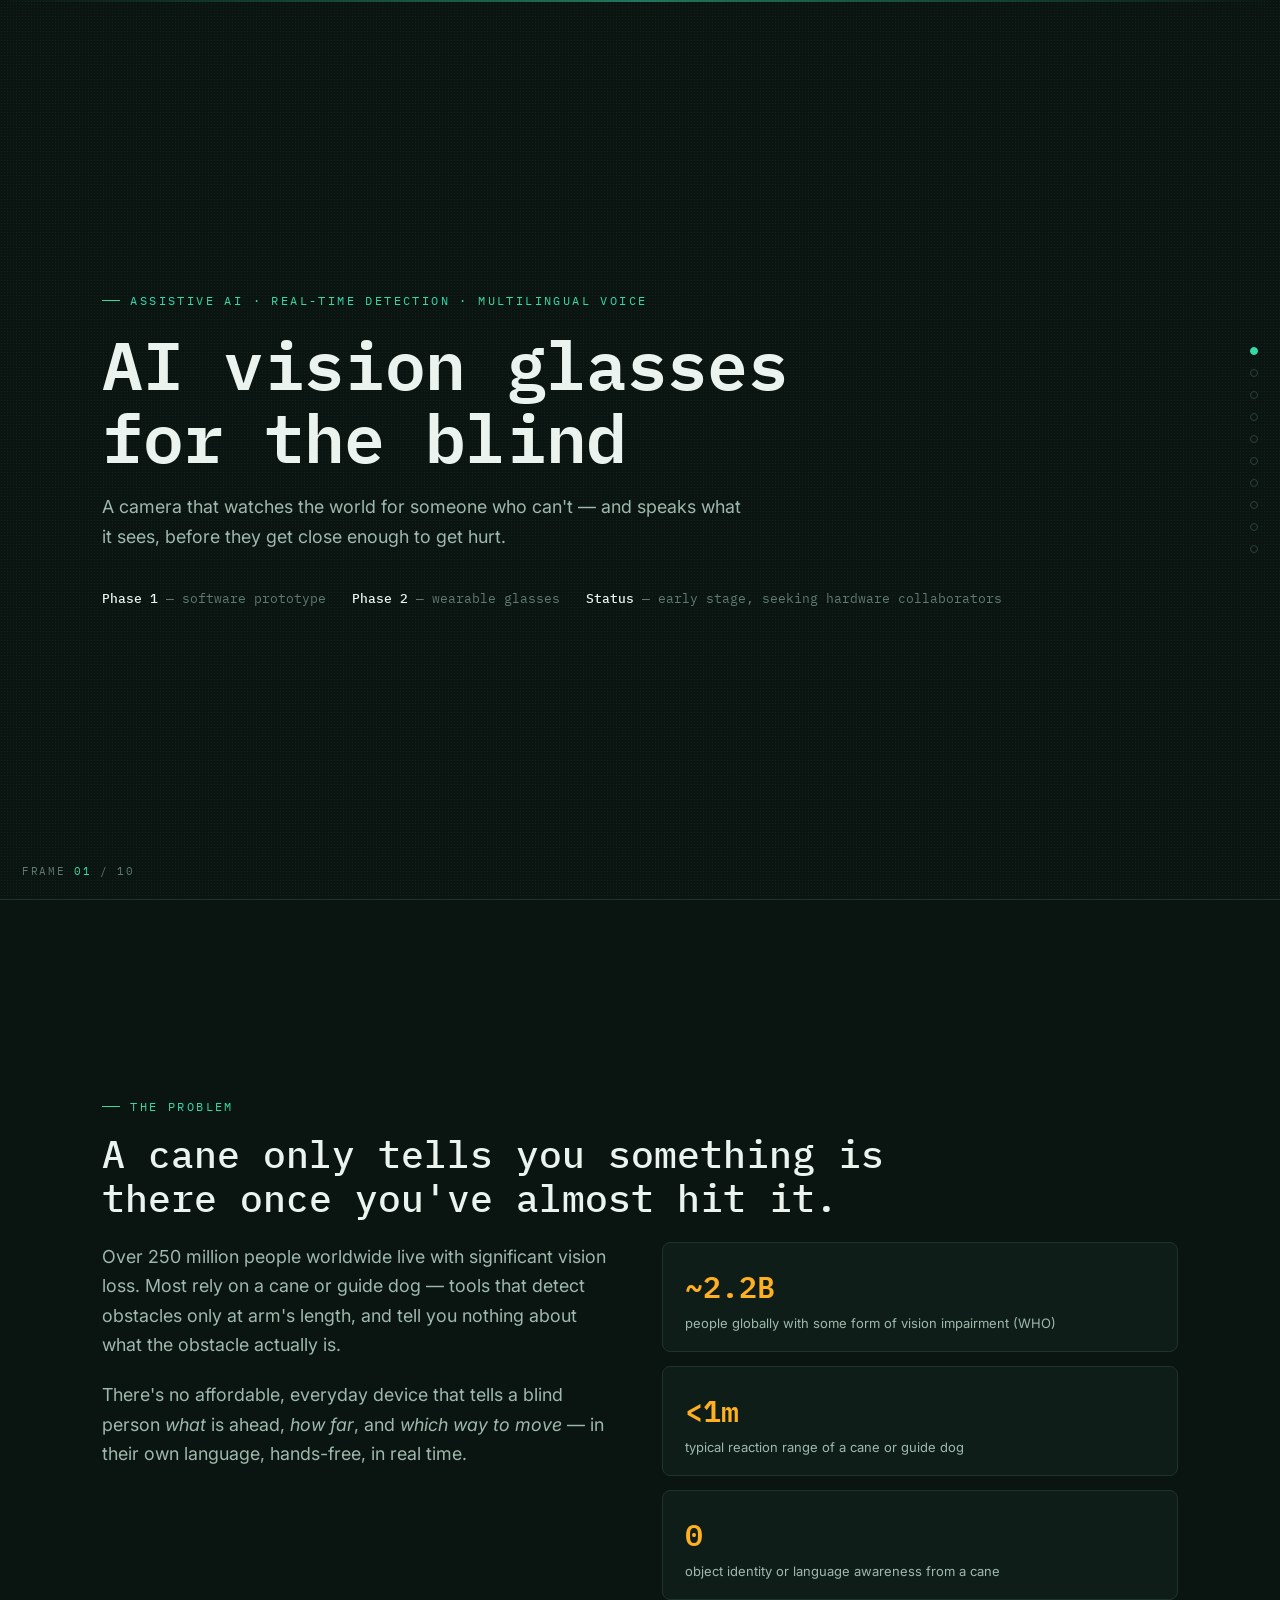
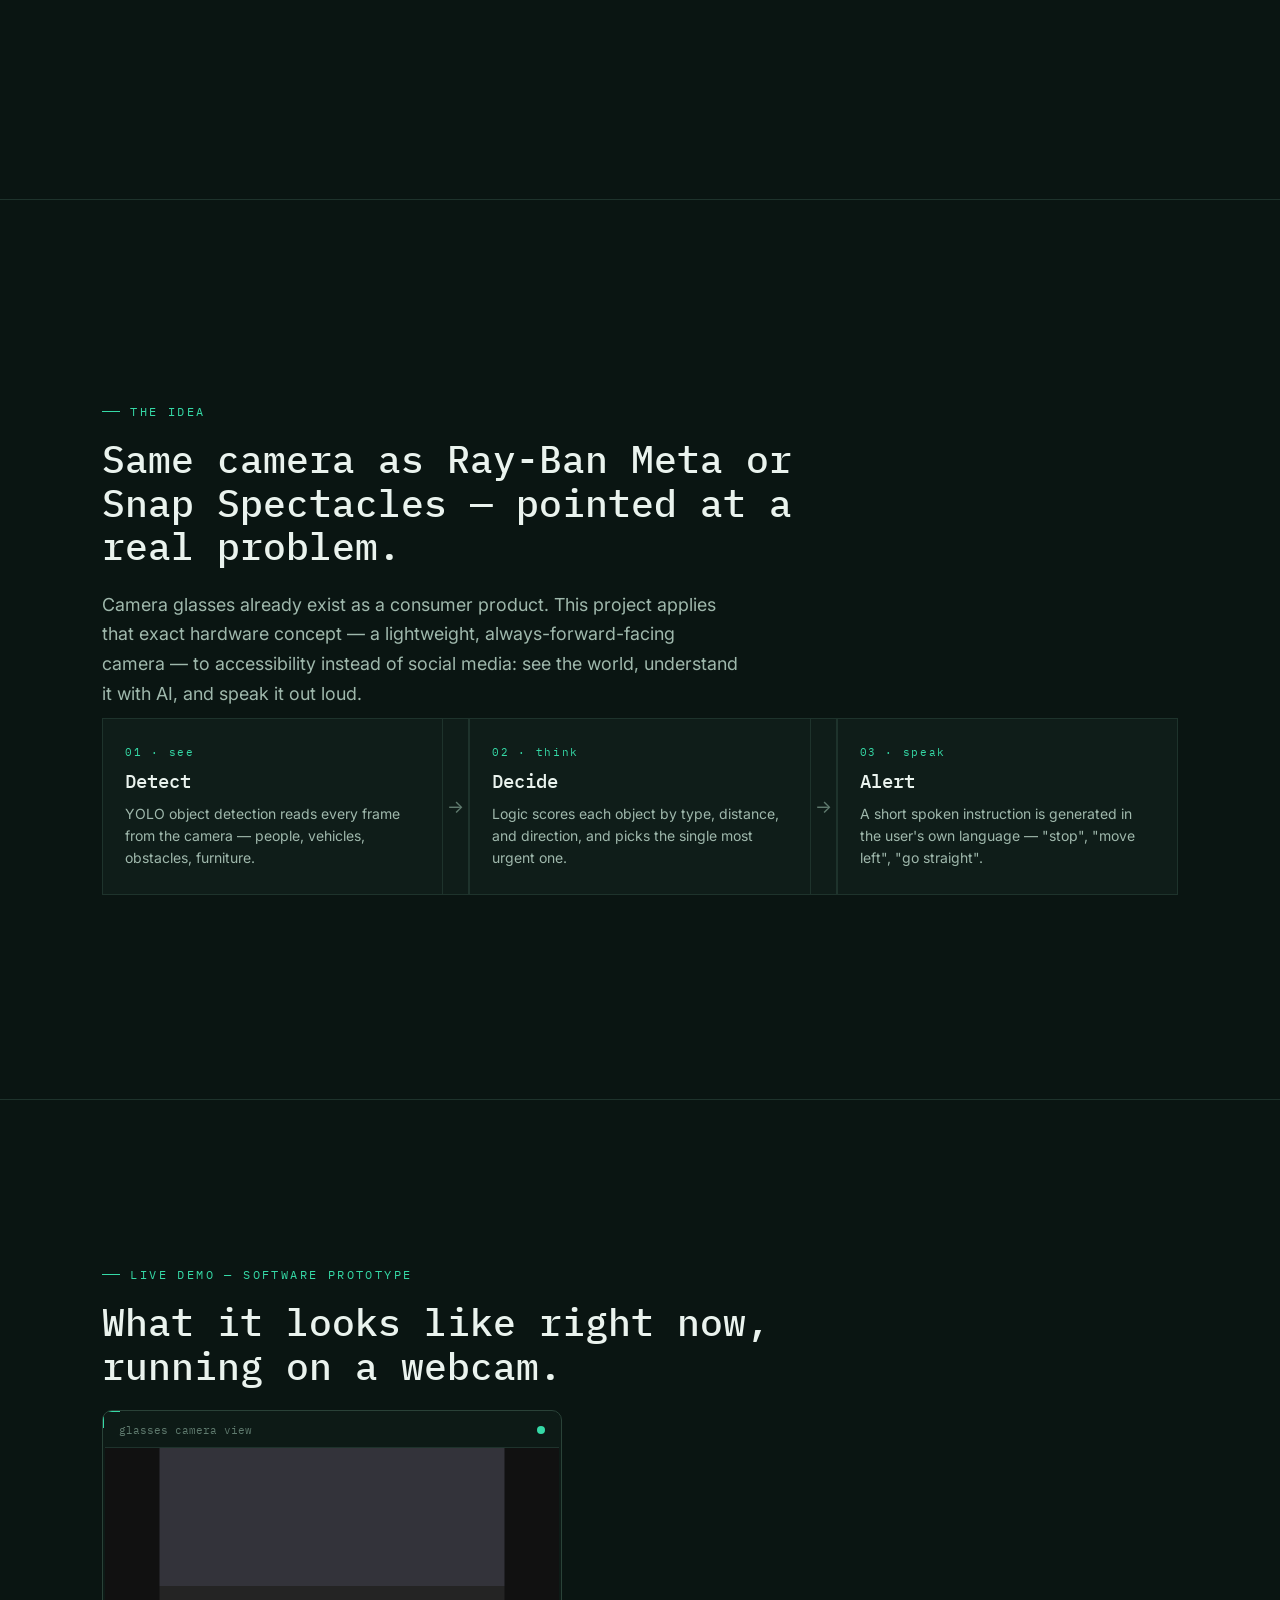
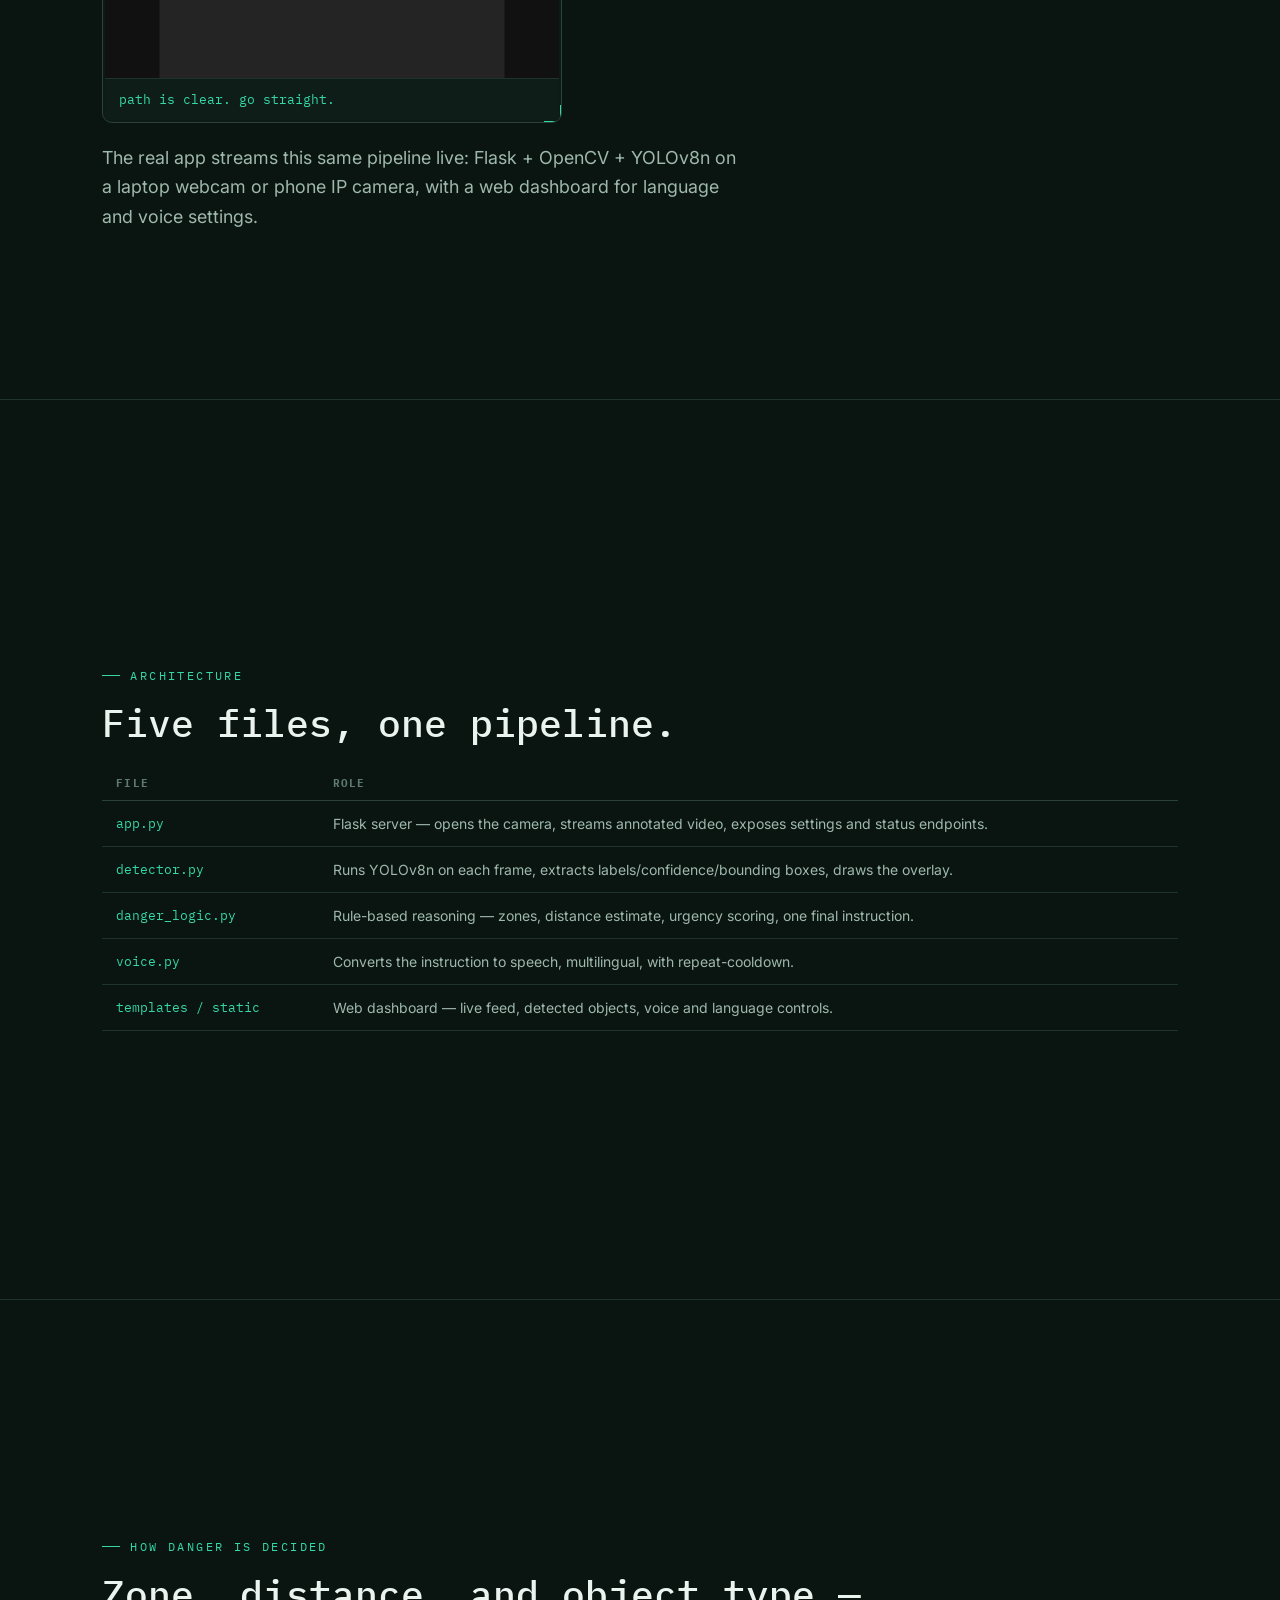
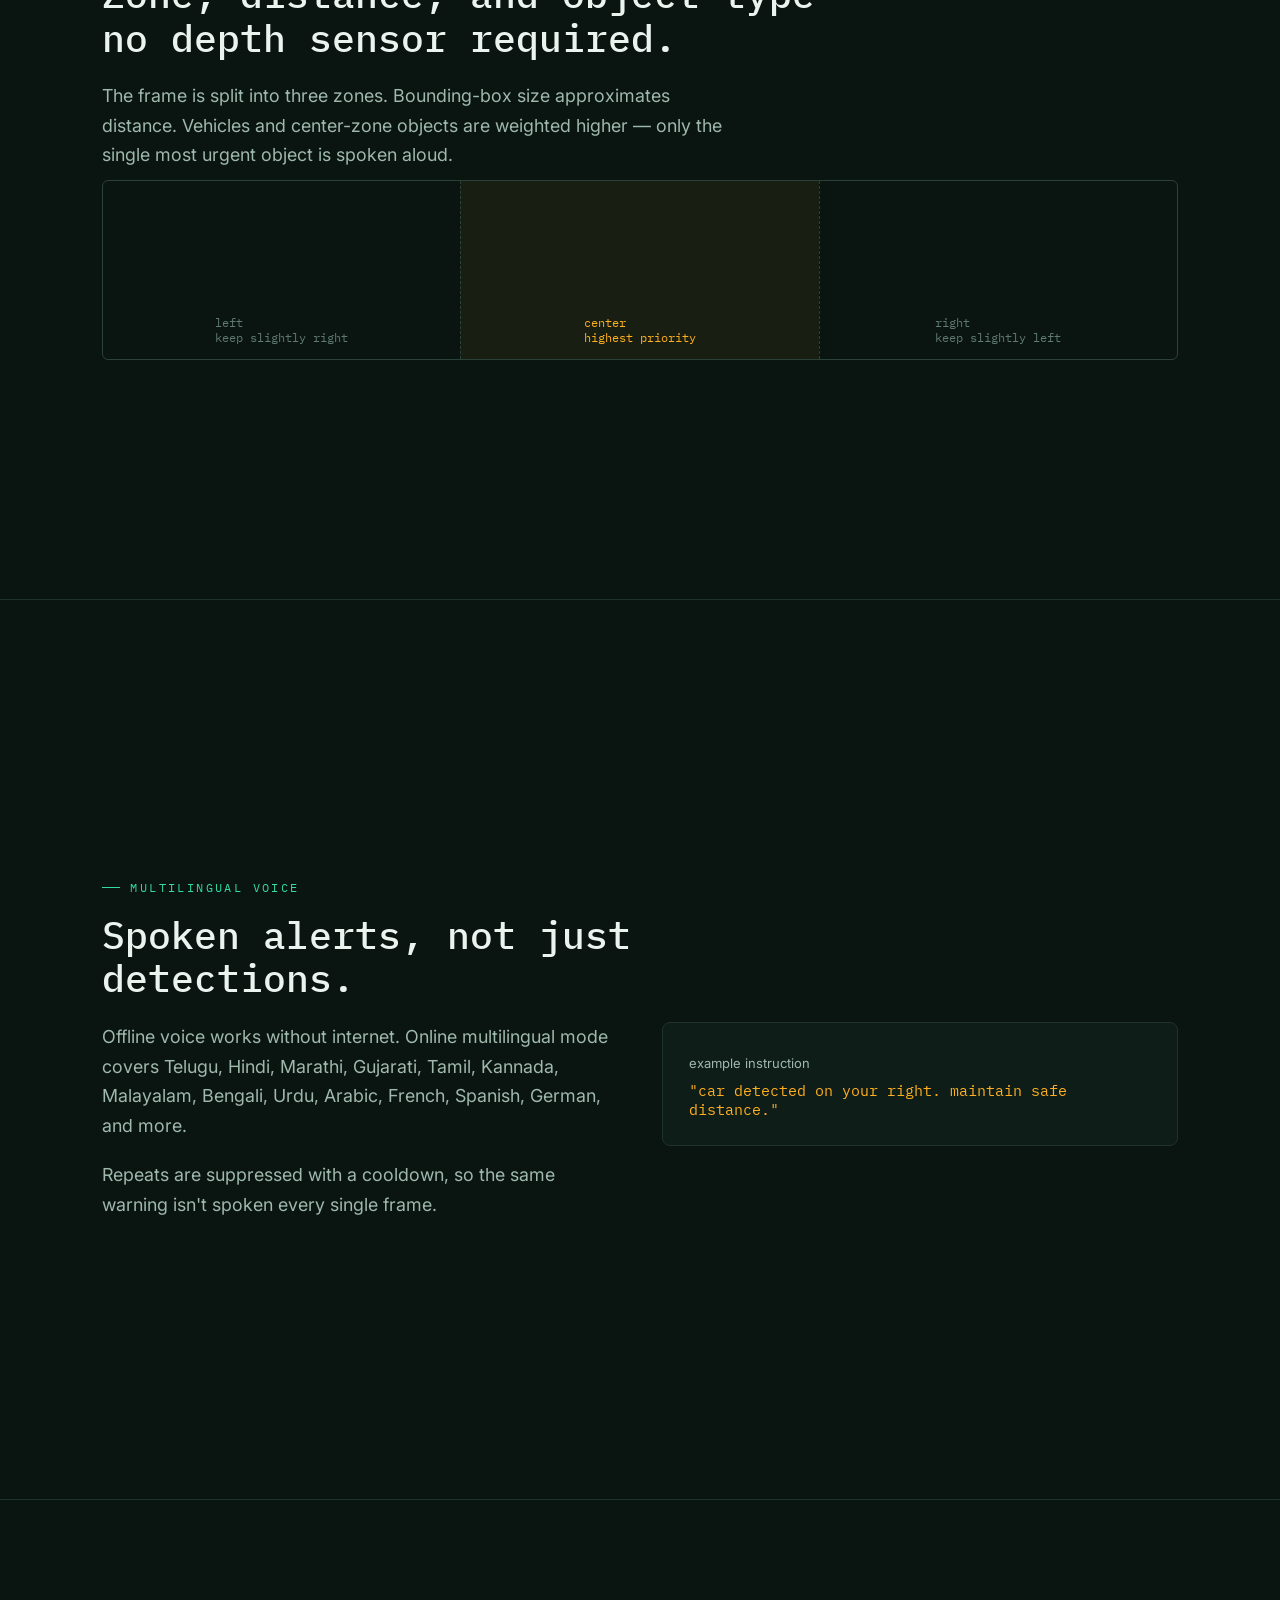
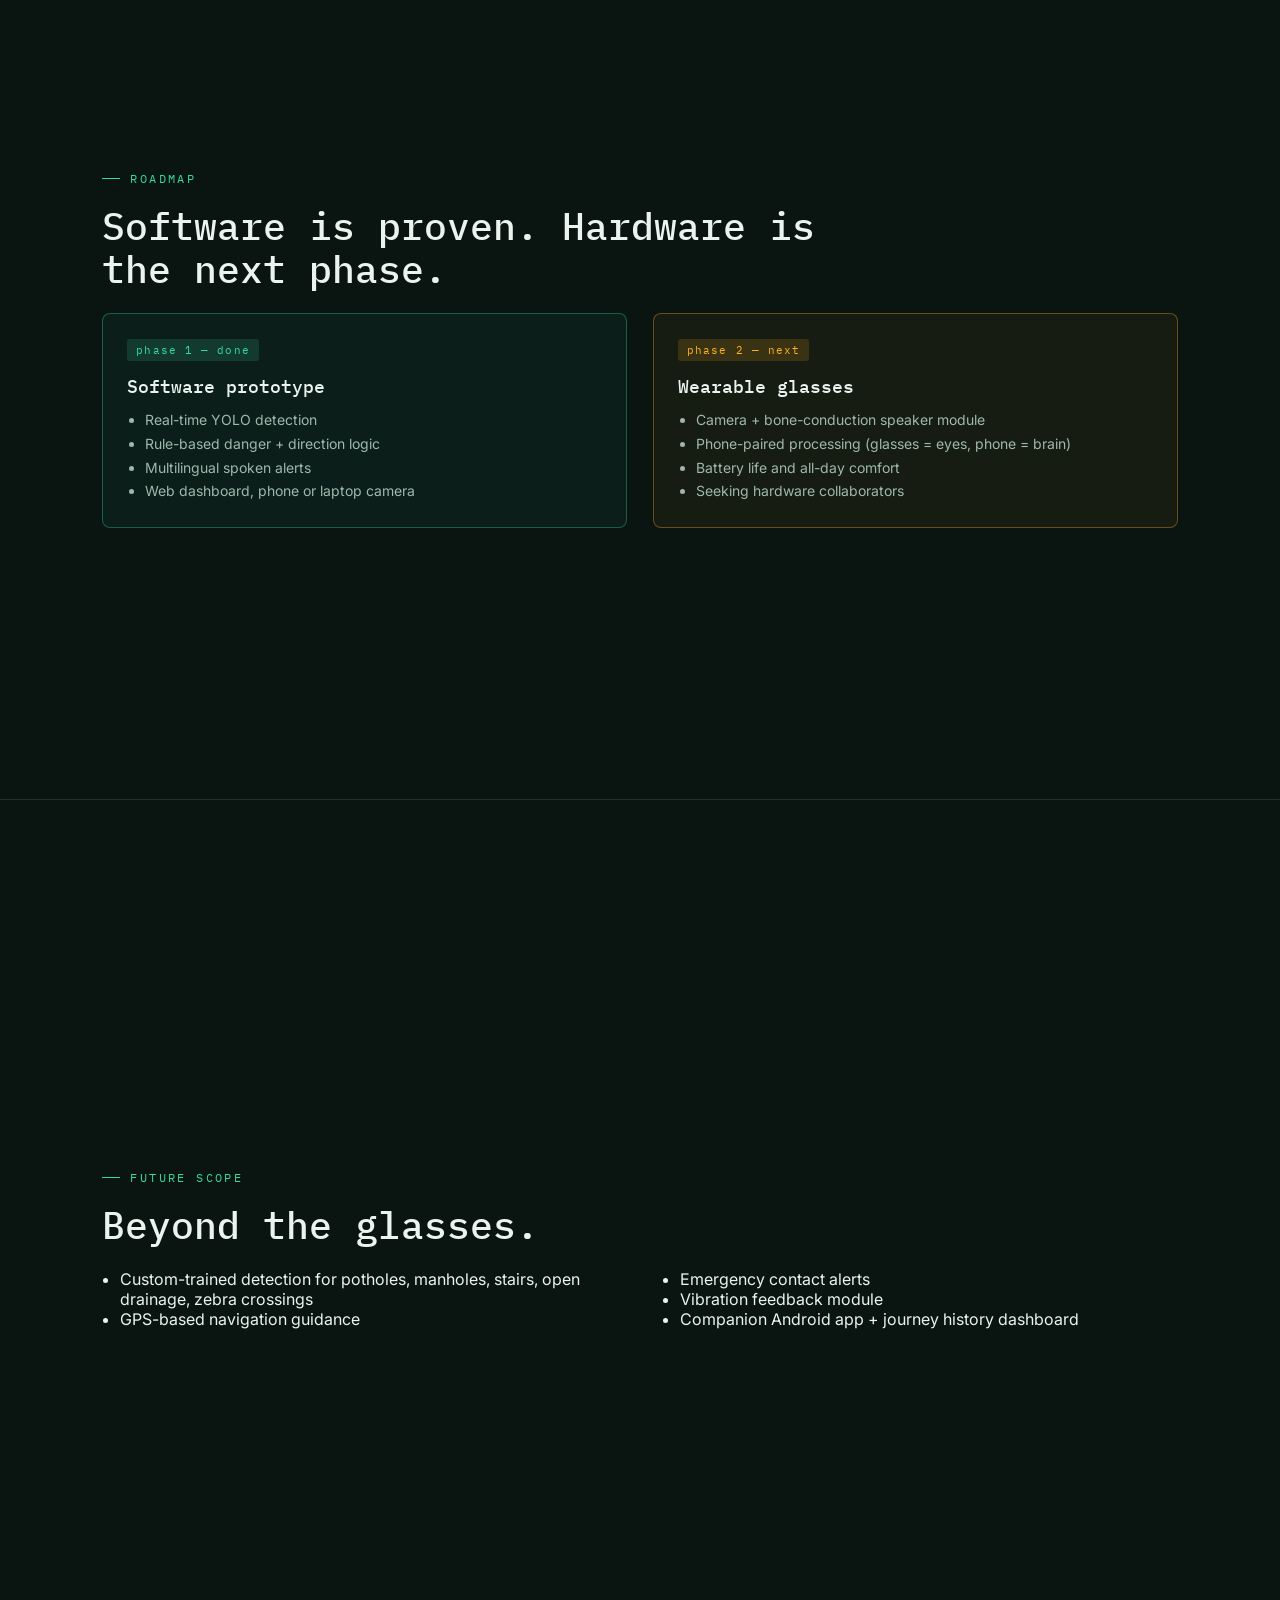
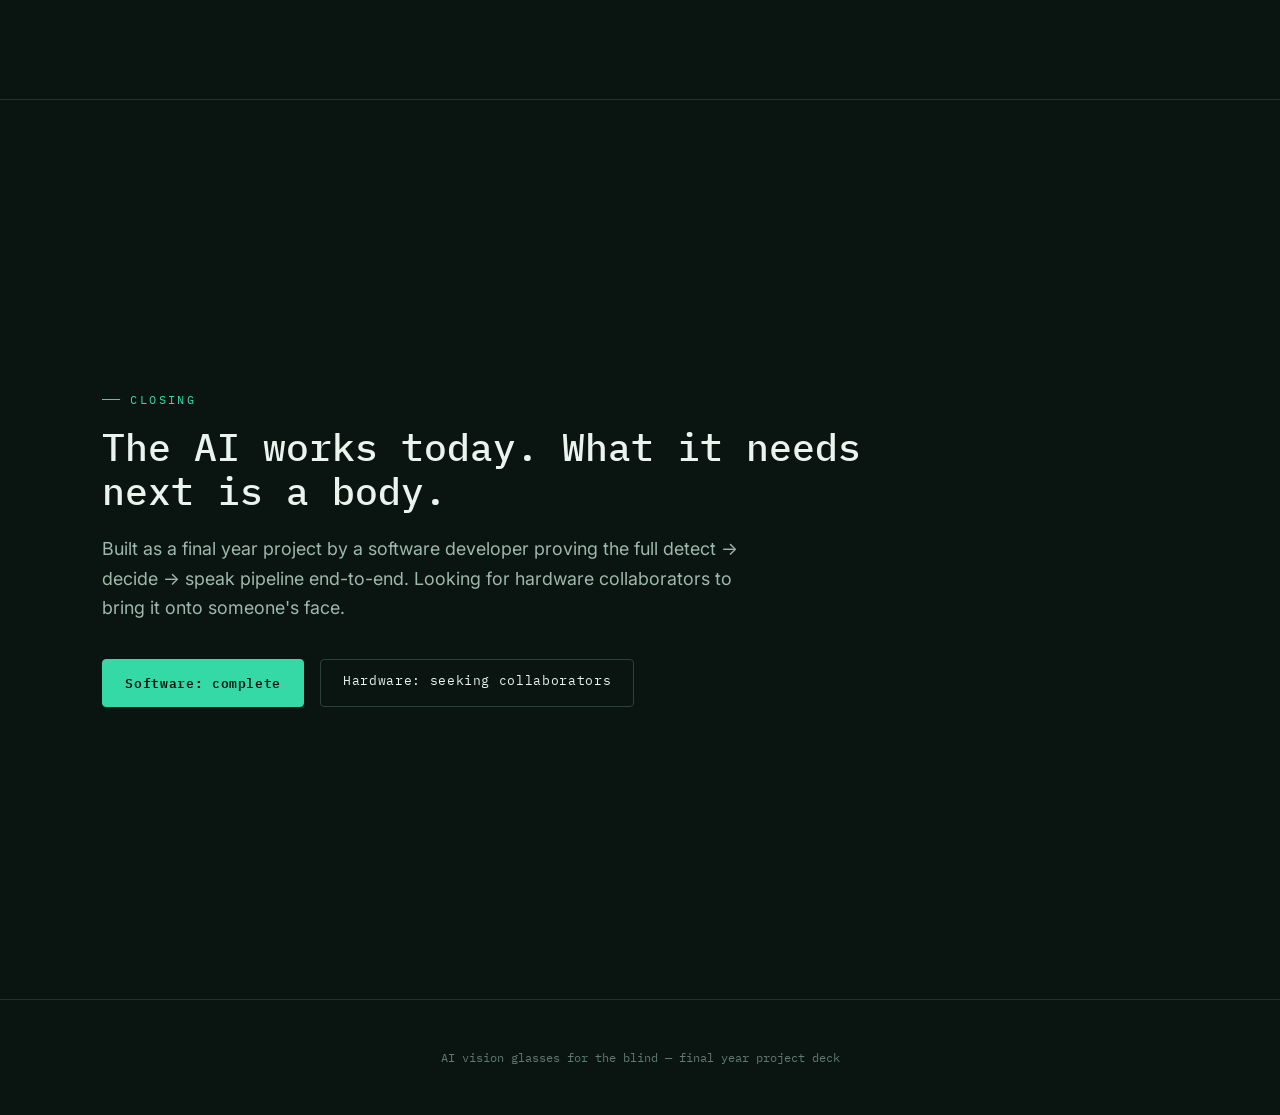
<file: ai-vision-glasses-deck.html>
<!DOCTYPE html>
<html lang="en">
<head>
<meta charset="UTF-8" />
<meta name="viewport" content="width=device-width, initial-scale=1.0" />
<title>AI Vision Glasses — Project Deck</title>
<link rel="preconnect" href="https://fonts.googleapis.com">
<link rel="preconnect" href="https://fonts.gstatic.com" crossorigin>
<link href="https://fonts.googleapis.com/css2?family=IBM+Plex+Mono:wght@400;500;600&family=Inter:wght@400;500;600;700&display=swap" rel="stylesheet">
<style>
  :root{
    --bg-deep:#0a1512;
    --bg-panel:#0f1d19;
    --bg-panel-2:#132420;
    --line:#1e332c;
    --line-strong:#2a4238;
    --text-primary:#eaf3ee;
    --text-secondary:#9fb8ac;
    --text-muted:#5f7a6e;
    --safe:#35d9a6;
    --warn:#ffb020;
    --danger:#ff5c5c;
    --mono:'IBM Plex Mono', monospace;
    --sans:'Inter', sans-serif;
  }
  *{box-sizing:border-box; margin:0; padding:0;}
  html{scroll-behavior:smooth;}
  body{
    background:var(--bg-deep);
    color:var(--text-primary);
    font-family:var(--sans);
    overflow-x:hidden;
  }
  ::selection{background:var(--safe); color:#04140f;}

  .grain{
    position:fixed; inset:0; pointer-events:none; z-index:0; opacity:0.04;
    background-image:radial-gradient(circle, #fff 1px, transparent 1px);
    background-size:3px 3px;
  }

  .scanline{
    position:fixed; top:0; left:0; right:0; height:2px;
    background:linear-gradient(90deg, transparent, var(--safe), transparent);
    opacity:0.5; z-index:5; animation:scan 6s linear infinite;
  }
  @keyframes scan{
    0%{ transform:translateY(0); }
    100%{ transform:translateY(100vh); }
  }

  nav.dots{
    position:fixed; right:22px; top:50%; transform:translateY(-50%);
    z-index:20; display:flex; flex-direction:column; gap:14px;
  }
  nav.dots a{
    width:8px; height:8px; border-radius:50%;
    border:1px solid var(--line-strong); display:block;
    background:transparent; transition:0.25s;
  }
  nav.dots a.active, nav.dots a:hover{ background:var(--safe); border-color:var(--safe); }

  .frame-index{
    position:fixed; left:22px; bottom:22px; z-index:20;
    font-family:var(--mono); font-size:11px; letter-spacing:0.15em;
    color:var(--text-muted); text-transform:uppercase;
  }
  .frame-index span{ color:var(--safe); }

  section{
    min-height:100vh; width:100%;
    display:flex; align-items:center; justify-content:center;
    position:relative; padding:80px 8vw;
    border-bottom:1px solid var(--line);
  }

  .eyebrow{
    font-family:var(--mono); font-size:12px; letter-spacing:0.2em;
    text-transform:uppercase; color:var(--safe); margin-bottom:18px;
    display:flex; align-items:center; gap:10px;
  }
  .eyebrow::before{ content:''; width:18px; height:1px; background:var(--safe); display:inline-block; }

  h1{
    font-family:var(--mono); font-weight:600; letter-spacing:-0.01em;
    font-size:clamp(34px, 5.5vw, 68px); line-height:1.08; max-width:920px;
  }
  h2{
    font-family:var(--mono); font-weight:500; font-size:clamp(24px,3.4vw,38px);
    line-height:1.15; margin-bottom:22px; max-width:800px;
  }
  p.lead{
    font-size:clamp(15px,1.4vw,19px); color:var(--text-secondary); max-width:640px;
    line-height:1.65; margin-top:20px;
  }

  .hud{
    position:relative; border:1px solid var(--line-strong); border-radius:4px;
    padding:2px;
  }
  .hud::before, .hud::after{
    content:''; position:absolute; width:16px; height:16px; border:2px solid var(--safe);
  }
  .hud::before{ top:-1px; left:-1px; border-right:none; border-bottom:none; }
  .hud::after{ bottom:-1px; right:-1px; border-left:none; border-top:none; }

  .content-wrap{ width:100%; max-width:1180px; position:relative; z-index:1; }

  /* HERO */
  #hero{ flex-direction:column; align-items:flex-start; }
  .hero-tag{
    margin-top:38px; font-family:var(--mono); font-size:13px; color:var(--text-muted);
    display:flex; gap:26px; flex-wrap:wrap;
  }
  .hero-tag b{ color:var(--text-primary); font-weight:500; }
  .hero-visual{
    margin-top:52px; width:100%; max-width:520px;
  }

  /* Problem grid */
  .grid-2{ display:grid; grid-template-columns:1fr 1fr; gap:44px; align-items:start; }
  @media(max-width:860px){ .grid-2{ grid-template-columns:1fr; } }

  .stat-card{
    background:var(--bg-panel); border:1px solid var(--line); border-radius:8px;
    padding:20px 22px;
  }
  .stat-card .num{ font-family:var(--mono); font-size:30px; color:var(--warn); font-weight:600;}
  .stat-card .lbl{ font-size:13px; color:var(--text-secondary); margin-top:6px; }

  /* pipeline */
  .pipeline{ display:flex; gap:0; align-items:stretch; flex-wrap:wrap; margin-top:10px;}
  .pstep{
    flex:1; min-width:220px; background:var(--bg-panel); border:1px solid var(--line);
    padding:26px 22px; position:relative;
  }
  .pstep + .pstep{ border-left:none; }
  .pstep .tag{ font-family:var(--mono); font-size:11px; color:var(--safe); letter-spacing:0.15em;}
  .pstep h3{ font-family:var(--mono); font-size:19px; margin:10px 0 10px; font-weight:500;}
  .pstep p{ font-size:14px; color:var(--text-secondary); line-height:1.55;}
  .parrow{ display:flex; align-items:center; justify-content:center; color:var(--text-muted); font-size:18px; padding:0 4px; background:var(--bg-panel); border:1px solid var(--line); border-left:none;}
  @media(max-width:860px){ .pipeline{ flex-direction:column;} .pstep{ border-left:1px solid var(--line);} .parrow{ display:none; } }

  /* demo simulation */
  .demo-box{
    background:#0d1a16; border-radius:10px; border:1px solid var(--line-strong);
    overflow:hidden; max-width:460px; margin-top:8px;
  }
  .demo-topbar{ display:flex; align-items:center; gap:8px; padding:10px 14px; font-family:var(--mono); font-size:11px; color:var(--text-muted); border-bottom:1px solid var(--line);}
  .demo-topbar .dotstatus{ width:8px; height:8px; border-radius:50%; background:var(--safe); margin-left:auto;}
  .demo-screen{ position:relative; height:230px; background:#111; }
  .demo-caption{ padding:12px 14px; font-family:var(--mono); font-size:13px; border-top:1px solid var(--line); background:var(--bg-panel);}

  /* architecture table */
  .arch-table{ width:100%; border-collapse:collapse; margin-top:10px; }
  .arch-table th{ text-align:left; font-family:var(--mono); font-size:11px; letter-spacing:0.1em; color:var(--text-muted); padding:10px 14px; border-bottom:1px solid var(--line-strong); text-transform:uppercase;}
  .arch-table td{ padding:14px; border-bottom:1px solid var(--line); font-size:14px; color:var(--text-secondary); vertical-align:top;}
  .arch-table td.file{ font-family:var(--mono); color:var(--safe); white-space:nowrap; font-size:13px;}

  /* danger zones visual */
  .zones{ display:flex; height:180px; border:1px solid var(--line-strong); border-radius:6px; overflow:hidden; margin-top:10px;}
  .zone{ flex:1; display:flex; align-items:flex-end; justify-content:center; padding-bottom:14px; font-family:var(--mono); font-size:12px; color:var(--text-muted); position:relative;}
  .zone + .zone{ border-left:1px dashed var(--line-strong);}
  .zone.center{ background:rgba(255,176,32,0.06); color:var(--warn);}

  /* roadmap */
  .roadmap{ display:flex; gap:26px; margin-top:10px; flex-wrap:wrap;}
  .rstage{ flex:1; min-width:260px; padding:24px; border-radius:8px; border:1px solid var(--line);}
  .rstage.done{ background:rgba(53,217,166,0.05); border-color:rgba(53,217,166,0.35);}
  .rstage.next{ background:rgba(255,176,32,0.05); border-color:rgba(255,176,32,0.35);}
  .rstage .badge{ font-family:var(--mono); font-size:11px; letter-spacing:0.1em; padding:4px 9px; border-radius:3px; display:inline-block;}
  .rstage.done .badge{ background:rgba(53,217,166,0.15); color:var(--safe);}
  .rstage.next .badge{ background:rgba(255,176,32,0.15); color:var(--warn);}
  .rstage h3{ font-family:var(--mono); font-weight:500; margin:14px 0 10px; font-size:18px;}
  .rstage ul{ padding-left:18px; color:var(--text-secondary); font-size:14px; line-height:1.7;}

  .cta-row{ display:flex; gap:16px; margin-top:36px; flex-wrap:wrap;}
  .btn{ font-family:var(--mono); font-size:13px; padding:12px 22px; border-radius:4px; border:1px solid var(--line-strong); color:var(--text-primary); text-decoration:none; letter-spacing:0.05em;}
  .btn.primary{ background:var(--safe); color:#04140f; border-color:var(--safe); font-weight:600;}

  footer{ padding:50px 8vw; text-align:center; font-family:var(--mono); font-size:12px; color:var(--text-muted);}
</style>
</head>
<body>
<div class="grain"></div>
<div class="scanline"></div>

<nav class="dots" id="dots"></nav>
<div class="frame-index" id="frameIndex">FRAME <span>01</span> / 10</div>

<section id="s1">
  <div class="content-wrap" id="hero">
    <p class="eyebrow">assistive ai · real-time detection · multilingual voice</p>
    <h1>AI vision glasses<br>for the blind</h1>
    <p class="lead">A camera that watches the world for someone who can't — and speaks what it sees, before they get close enough to get hurt.</p>
    <div class="hero-tag">
      <div><b>Phase 1</b> — software prototype</div>
      <div><b>Phase 2</b> — wearable glasses</div>
      <div><b>Status</b> — early stage, seeking hardware collaborators</div>
    </div>
  </div>
</section>

<section id="s2">
  <div class="content-wrap">
    <p class="eyebrow">the problem</p>
    <h2>A cane only tells you something is there once you've almost hit it.</h2>
    <div class="grid-2">
      <div>
        <p class="lead" style="margin-top:0">Over 250 million people worldwide live with significant vision loss. Most rely on a cane or guide dog — tools that detect obstacles only at arm's length, and tell you nothing about what the obstacle actually is.</p>
        <p class="lead">There's no affordable, everyday device that tells a blind person <i>what</i> is ahead, <i>how far</i>, and <i>which way to move</i> — in their own language, hands-free, in real time.</p>
      </div>
      <div style="display:grid; gap:14px;">
        <div class="stat-card"><div class="num">~2.2B</div><div class="lbl">people globally with some form of vision impairment (WHO)</div></div>
        <div class="stat-card"><div class="num">&lt;1m</div><div class="lbl">typical reaction range of a cane or guide dog</div></div>
        <div class="stat-card"><div class="num">0</div><div class="lbl">object identity or language awareness from a cane</div></div>
      </div>
    </div>
  </div>
</section>

<section id="s3">
  <div class="content-wrap">
    <p class="eyebrow">the idea</p>
    <h2>Same camera as Ray-Ban Meta or Snap Spectacles — pointed at a real problem.</h2>
    <p class="lead" style="margin-top:0">Camera glasses already exist as a consumer product. This project applies that exact hardware concept — a lightweight, always-forward-facing camera — to accessibility instead of social media: see the world, understand it with AI, and speak it out loud.</p>
    <div class="pipeline">
      <div class="pstep"><div class="tag">01 · see</div><h3>Detect</h3><p>YOLO object detection reads every frame from the camera — people, vehicles, obstacles, furniture.</p></div>
      <div class="parrow">→</div>
      <div class="pstep"><div class="tag">02 · think</div><h3>Decide</h3><p>Logic scores each object by type, distance, and direction, and picks the single most urgent one.</p></div>
      <div class="parrow">→</div>
      <div class="pstep"><div class="tag">03 · speak</div><h3>Alert</h3><p>A short spoken instruction is generated in the user's own language — "stop", "move left", "go straight".</p></div>
    </div>
  </div>
</section>

<section id="s4">
  <div class="content-wrap">
    <p class="eyebrow">live demo — software prototype</p>
    <h2>What it looks like right now, running on a webcam.</h2>
    <div class="demo-box hud">
      <div class="demo-topbar"><span>glasses camera view</span><span class="dotstatus" id="ddot"></span></div>
      <div class="demo-screen">
        <svg id="scene" viewBox="0 0 300 200" style="width:100%;height:100%;display:block">
          <rect x="0" y="120" width="300" height="80" fill="#242424"/>
          <rect x="0" y="0" width="300" height="120" fill="#33333a"/>
          <g id="carGroup" opacity="0"><rect width="70" height="45" fill="#5f6b7a" rx="4"/></g>
          <g id="personGroup" opacity="0"><rect width="30" height="70" fill="#8a7455" rx="4"/></g>
          <rect id="carBox" width="0" height="0" fill="none" stroke="#ff5c5c" stroke-width="2" opacity="0"/>
          <rect id="personBox" width="0" height="0" fill="none" stroke="#ff5c5c" stroke-width="2" opacity="0"/>
        </svg>
      </div>
      <div class="demo-caption" id="dcaption">path is clear. go straight.</div>
    </div>
    <p class="lead">The real app streams this same pipeline live: Flask + OpenCV + YOLOv8n on a laptop webcam or phone IP camera, with a web dashboard for language and voice settings.</p>
  </div>
</section>

<section id="s5">
  <div class="content-wrap">
    <p class="eyebrow">architecture</p>
    <h2>Five files, one pipeline.</h2>
    <table class="arch-table">
      <tr><th>File</th><th>Role</th></tr>
      <tr><td class="file">app.py</td><td>Flask server — opens the camera, streams annotated video, exposes settings and status endpoints.</td></tr>
      <tr><td class="file">detector.py</td><td>Runs YOLOv8n on each frame, extracts labels/confidence/bounding boxes, draws the overlay.</td></tr>
      <tr><td class="file">danger_logic.py</td><td>Rule-based reasoning — zones, distance estimate, urgency scoring, one final instruction.</td></tr>
      <tr><td class="file">voice.py</td><td>Converts the instruction to speech, multilingual, with repeat-cooldown.</td></tr>
      <tr><td class="file">templates / static</td><td>Web dashboard — live feed, detected objects, voice and language controls.</td></tr>
    </table>
  </div>
</section>

<section id="s6">
  <div class="content-wrap">
    <p class="eyebrow">how danger is decided</p>
    <h2>Zone, distance, and object type — no depth sensor required.</h2>
    <p class="lead" style="margin-top:0">The frame is split into three zones. Bounding-box size approximates distance. Vehicles and center-zone objects are weighted higher — only the single most urgent object is spoken aloud.</p>
    <div class="zones">
      <div class="zone">left<br>keep slightly right</div>
      <div class="zone center">center<br>highest priority</div>
      <div class="zone">right<br>keep slightly left</div>
    </div>
  </div>
</section>

<section id="s7">
  <div class="content-wrap">
    <p class="eyebrow">multilingual voice</p>
    <h2>Spoken alerts, not just detections.</h2>
    <div class="grid-2">
      <div>
        <p class="lead" style="margin-top:0">Offline voice works without internet. Online multilingual mode covers Telugu, Hindi, Marathi, Gujarati, Tamil, Kannada, Malayalam, Bengali, Urdu, Arabic, French, Spanish, German, and more.</p>
        <p class="lead">Repeats are suppressed with a cooldown, so the same warning isn't spoken every single frame.</p>
      </div>
      <div class="stat-card" style="padding:26px">
        <div class="lbl" style="margin-bottom:10px">example instruction</div>
        <div style="font-family:var(--mono); font-size:15px; color:var(--warn);">"car detected on your right. maintain safe distance."</div>
      </div>
    </div>
  </div>
</section>

<section id="s8">
  <div class="content-wrap">
    <p class="eyebrow">roadmap</p>
    <h2>Software is proven. Hardware is the next phase.</h2>
    <div class="roadmap">
      <div class="rstage done">
        <span class="badge">phase 1 — done</span>
        <h3>Software prototype</h3>
        <ul>
          <li>Real-time YOLO detection</li>
          <li>Rule-based danger + direction logic</li>
          <li>Multilingual spoken alerts</li>
          <li>Web dashboard, phone or laptop camera</li>
        </ul>
      </div>
      <div class="rstage next">
        <span class="badge">phase 2 — next</span>
        <h3>Wearable glasses</h3>
        <ul>
          <li>Camera + bone-conduction speaker module</li>
          <li>Phone-paired processing (glasses = eyes, phone = brain)</li>
          <li>Battery life and all-day comfort</li>
          <li>Seeking hardware collaborators</li>
        </ul>
      </div>
    </div>
  </div>
</section>

<section id="s9">
  <div class="content-wrap">
    <p class="eyebrow">future scope</p>
    <h2>Beyond the glasses.</h2>
    <div class="grid-2">
      <ul class="lead" style="margin-top:0; padding-left:18px;">
        <li>Custom-trained detection for potholes, manholes, stairs, open drainage, zebra crossings</li>
        <li>GPS-based navigation guidance</li>
      </ul>
      <ul class="lead" style="margin-top:0; padding-left:18px;">
        <li>Emergency contact alerts</li>
        <li>Vibration feedback module</li>
        <li>Companion Android app + journey history dashboard</li>
      </ul>
    </div>
  </div>
</section>

<section id="s10">
  <div class="content-wrap" style="text-align:left">
    <p class="eyebrow">closing</p>
    <h2>The AI works today. What it needs next is a body.</h2>
    <p class="lead" style="margin-top:0">Built as a final year project by a software developer proving the full detect → decide → speak pipeline end-to-end. Looking for hardware collaborators to bring it onto someone's face.</p>
    <div class="cta-row">
      <span class="btn primary">Software: complete</span>
      <span class="btn">Hardware: seeking collaborators</span>
    </div>
  </div>
</section>

<footer>AI vision glasses for the blind — final year project deck</footer>

<script>
const sections = [...document.querySelectorAll('section')];
const dotsNav = document.getElementById('dots');
const frameIndex = document.getElementById('frameIndex');
sections.forEach((s,i)=>{
  const a = document.createElement('a');
  a.href = '#'+s.id;
  dotsNav.appendChild(a);
});
const dotEls = [...dotsNav.children];

const io = new IntersectionObserver((entries)=>{
  entries.forEach(e=>{
    if(e.isIntersecting){
      const idx = sections.indexOf(e.target);
      dotEls.forEach(d=>d.classList.remove('active'));
      dotEls[idx].classList.add('active');
      frameIndex.querySelector('span').textContent = String(idx+1).padStart(2,'0');
    }
  });
}, {threshold:0.5});
sections.forEach(s=>io.observe(s));

const frames = [
  {color:"#35d9a6", text:"path is clear. go straight.", car:0, person:0},
  {color:"#ffb020", text:"car detected on your right. maintain safe distance.", car:1, person:0, carX:190, carY:60},
  {color:"#ff5c5c", text:"stop. person very close in front of you.", car:0, person:1, personX:130, personY:100}
];
let fi = 0;
const ddot = document.getElementById('ddot');
const dcap = document.getElementById('dcaption');
const carGroup = document.getElementById('carGroup');
const personGroup = document.getElementById('personGroup');
const carBox = document.getElementById('carBox');
const personBox = document.getElementById('personBox');
function renderFrame(f){
  ddot.style.background = f.color;
  dcap.textContent = f.text;
  dcap.style.color = f.color;
  carGroup.setAttribute('opacity', f.car);
  personGroup.setAttribute('opacity', f.person);
  carBox.setAttribute('opacity', f.car);
  personBox.setAttribute('opacity', f.person);
  if(f.car){ carGroup.setAttribute('transform', `translate(${f.carX},${f.carY})`); carBox.setAttribute('x',f.carX-3); carBox.setAttribute('y',f.carY-3); carBox.setAttribute('width',76); carBox.setAttribute('height',51);}
  if(f.person){ personGroup.setAttribute('transform', `translate(${f.personX},${f.personY})`); personBox.setAttribute('x',f.personX-3); personBox.setAttribute('y',f.personY-3); personBox.setAttribute('width',36); personBox.setAttribute('height',76);}
}
renderFrame(frames[0]);
setInterval(()=>{ fi=(fi+1)%frames.length; renderFrame(frames[fi]); }, 2600);
</script>
</body>
</html>
</file>
